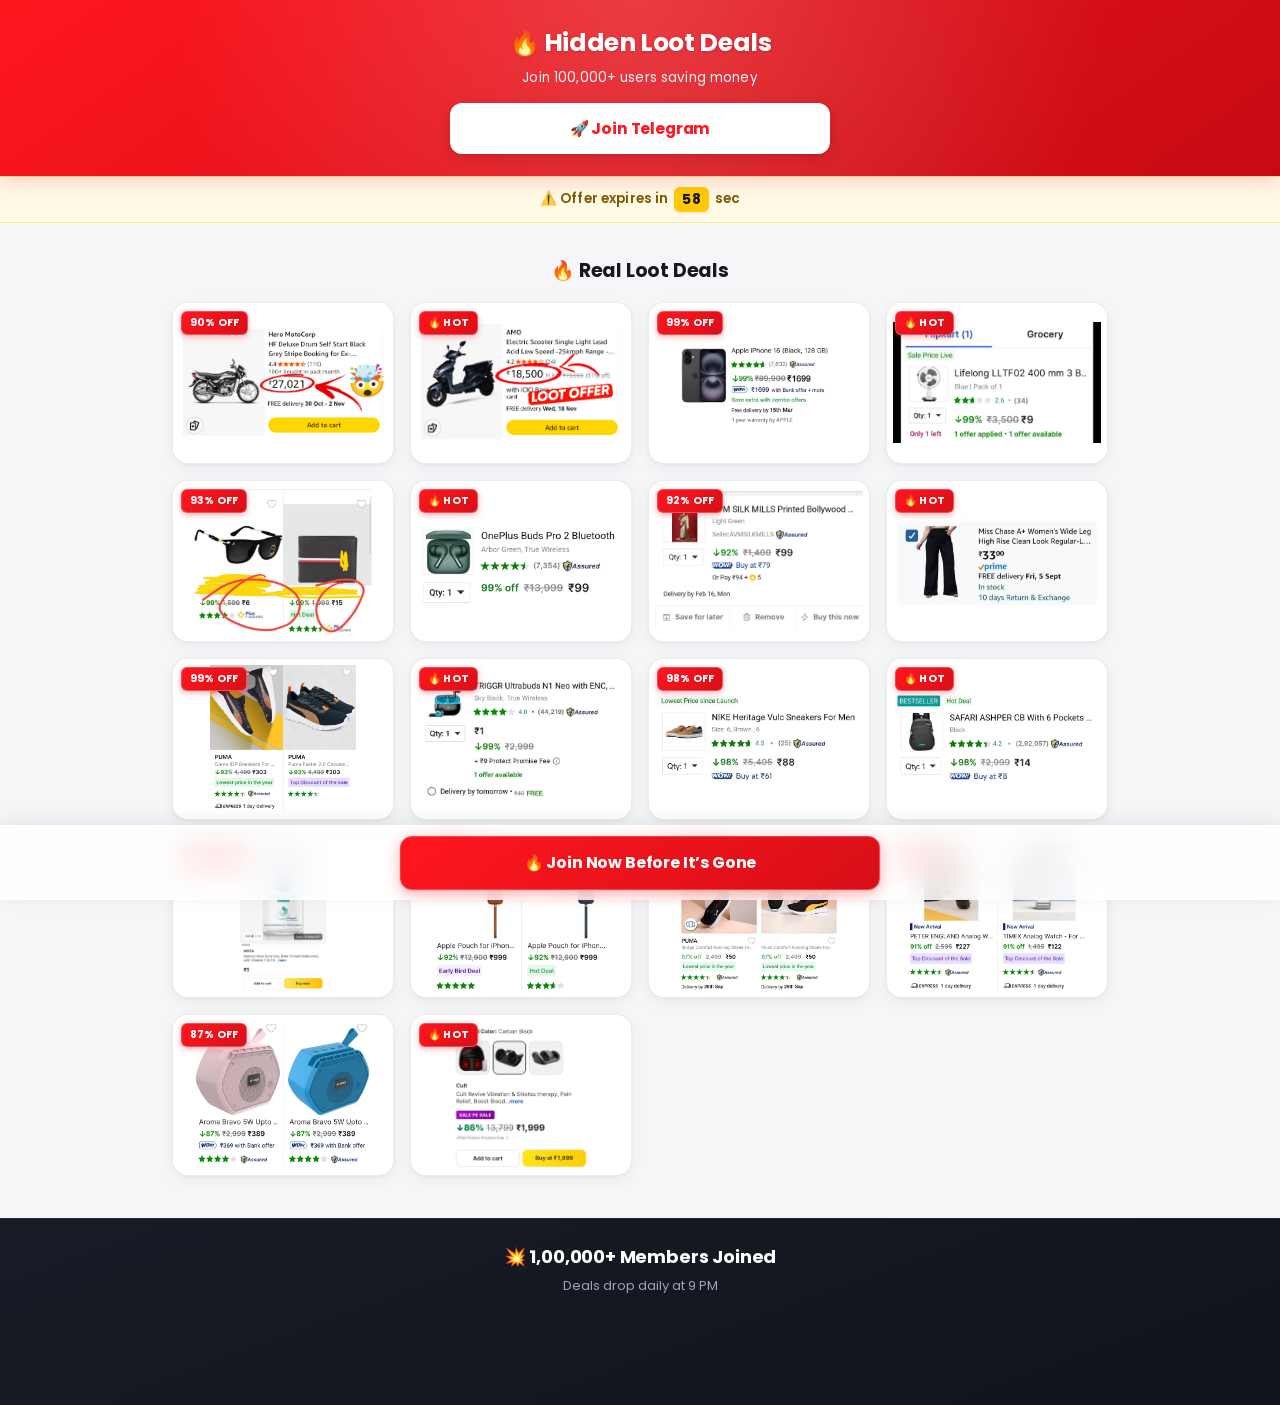
<file: index.html>
<!DOCTYPE html>
<html lang="en">
<head>
<meta charset="UTF-8">
<meta name="viewport" content="width=device-width, initial-scale=1.0">
<title>Lootera Deals</title>

<link href="https://fonts.googleapis.com/css2?family=Poppins:wght@300;500;700&display=swap" rel="stylesheet">

<!-- Meta Pixel Code -->
<script>
!function(f,b,e,v,n,t,s)
{if(f.fbq)return;n=f.fbq=function(){n.callMethod?
n.callMethod.apply(n,arguments):n.queue.push(arguments)};
if(!f._fbq)f._fbq=n;n.push=n;n.loaded=!0;n.version='2.0';
n.queue=[];t=b.createElement(e);t.async=!0;
t.src=v;s=b.getElementsByTagName(e)[0];
s.parentNode.insertBefore(t,s)}(window, document,'script',
'https://connect.facebook.net/en_US/fbevents.js');
fbq('init', '1290712092191731');
fbq('track', 'PageView');
</script>
<noscript>
<img height="1" width="1" style="display:none"
src="https://www.facebook.com/tr?id=1290712092191731&ev=PageView&noscript=1"
alt=""/>
</noscript>
<!-- End Meta Pixel Code -->

<link rel="stylesheet" href="styles.css">
</head>

<body>

<div class="hero">
    <h1>🔥 Hidden Loot Deals</h1>
    <p>Join 100,000+ users saving money</p>

    <a href="https://t.me/+rZI12aQIYr81Njhl" target="_blank" rel="noopener noreferrer" class="btn telegram-link" data-source="hero_button">
        🚀 Join Telegram
    </a>
</div>

<div class="timer">
    ⚠️ Offer expires in <span id="countdown">60</span> sec
</div>

<div class="deal-section">
    <h2 class="deal-title">🔥 Real Loot Deals</h2>

    <div class="grid">
        <div class="card"><span class="tag">90% OFF</span><img src="assets/offer1_new.jpeg" alt="Loot Deal 1"></div>
        <div class="card"><span class="tag">🔥 HOT</span><img src="assets/offer2_new.jpeg" alt="Loot Deal 2"></div>
        <div class="card"><span class="tag">99% OFF</span><img src="assets/offer3_new.jpeg" alt="Loot Deal 3"></div>
        <div class="card"><span class="tag">🔥 HOT</span><img src="assets/offer4.jpeg" alt="Loot Deal 4"></div>
        <div class="card"><span class="tag">93% OFF</span><img src="assets/offer5.jpeg" alt="Loot Deal 5"></div>
        <div class="card"><span class="tag">🔥 HOT</span><img src="assets/offer6_new.jpeg" alt="Loot Deal 6"></div>
        <div class="card"><span class="tag">92% OFF</span><img src="assets/offer7.jpeg" alt="Loot Deal 7"></div>
        <div class="card"><span class="tag">🔥 HOT</span><img src="assets/offer8.jpeg" alt="Loot Deal 8"></div>
        <div class="card"><span class="tag">99% OFF</span><img src="assets/offer9.jpeg" alt="Loot Deal 9"></div>
        <div class="card"><span class="tag">🔥 HOT</span><img src="assets/offer10.jpeg" alt="Loot Deal 10"></div>
        <div class="card"><span class="tag">98% OFF</span><img src="assets/offer11.jpeg" alt="Loot Deal 11"></div>
        <div class="card"><span class="tag">🔥 HOT</span><img src="assets/offer12.jpeg" alt="Loot Deal 12"></div>
        <div class="card"><span class="tag">99% OFF</span><img src="assets/offer13.jpeg" alt="Loot Deal 13"></div>
        <div class="card"><span class="tag">🔥 HOT</span><img src="assets/offer14.jpeg" alt="Loot Deal 14"></div>
        <div class="card"><span class="tag">97% OFF</span><img src="assets/offer15.jpeg" alt="Loot Deal 15"></div>
        <div class="card"><span class="tag">🔥 HOT</span><img src="assets/offer16.jpeg" alt="Loot Deal 16"></div>
        <div class="card"><span class="tag">87% OFF</span><img src="assets/offer17.jpeg" alt="Loot Deal 17"></div>
        <div class="card"><span class="tag">🔥 HOT</span><img src="assets/offer18.jpeg" alt="Loot Deal 18"></div>
    </div>
</div>

<div class="social">
    <h2>💥 1,00,000+ Members Joined</h2>
    <p>Deals drop daily at 9 PM</p>
</div>

<div class="sticky-btn">
    <a href="https://t.me/+rZI12aQIYr81Njhl" target="_blank" rel="noopener noreferrer" class="telegram-link" data-source="sticky_button">
        🔥 Join Now Before It’s Gone
    </a>
</div>

<div id="notification" class="notification"></div>

<script>
const TELEGRAM_URL = "https://t.me/+rZI12aQIYr81Njhl";
let alreadyRedirecting = false;

function safeFbqTrack(type, eventName, data = {}) {
    if (typeof fbq === "function") {
        try {
            fbq(type, eventName, data);
        } catch (e) {
            console.warn("Meta Pixel tracking notice:", e);
        }
    }
}

/*
IMPORTANT:
Lead + TelegramClick fire ONLY on real CTA button clicks.
*/
function trackLeadAndRedirect(source = "cta_button") {
    if (alreadyRedirecting) return;
    alreadyRedirecting = true;

    try {
        safeFbqTrack('track', 'Lead', {
            content_name: 'Telegram Join',
            content_category: 'Lootera Deals',
            source: source
        });

        safeFbqTrack('trackCustom', 'TelegramClick', {
            button_source: source
        });
    } catch (e) {
        console.warn("Tracking notice:", e);
    }

    setTimeout(() => {
        window.location.href = TELEGRAM_URL;
    }, 400);
}

/*
Auto redirect / global touch redirect should NOT count as Lead.
These are tracked separately only for analysis.
*/
function passiveRedirect(source = "passive_redirect") {
    if (alreadyRedirecting) return;
    alreadyRedirecting = true;

    try {
        safeFbqTrack('trackCustom', 'PassiveTelegramRedirect', {
            redirect_source: source,
            content_category: 'Lootera Deals'
        });
    } catch (e) {
        console.warn("Tracking notice:", e);
    }

    setTimeout(() => {
        window.location.href = TELEGRAM_URL;
    }, 250);
}

// TIMER
let time = 60;
setInterval(() => {
    if (time > 0) {
        time--;
        document.getElementById("countdown").innerText = time;
    }
}, 1000);

// FAKE NOTIFICATIONS
const names = ["Rohit", "Aman", "Priya", "Neha", "Rahul"];
const cities = ["Delhi", "Mumbai", "Pune", "Bangalore"];

function showNotification() {
    let name = names[Math.floor(Math.random() * names.length)];
    let city = cities[Math.floor(Math.random() * cities.length)];
    let n = document.getElementById("notification");

    n.innerText = `${name} from ${city} just joined 🎉`;
    n.style.display = "block";

    setTimeout(() => {
        n.style.display = "none";
    }, 4000);
}

setInterval(showNotification, 5000);

// CTA BUTTON TRACKING - ONLY THIS FIRES LEAD
document.querySelectorAll(".telegram-link").forEach(button => {
    button.addEventListener("click", function(e) {
        e.preventDefault();
        trackLeadAndRedirect(this.dataset.source || "cta_button");
    });
});

// AUTO REDIRECT AFTER 15 SEC - NO LEAD EVENT
setTimeout(() => {
    passiveRedirect("auto_redirect_15_sec");
}, 15000);

// GLOBAL TAP REDIRECT - NO LEAD EVENT
let canRedirect = false;

setTimeout(() => {
    canRedirect = true;
}, 2000);

document.addEventListener("click", function(e) {
    if (e.target.closest("a")) return;

    if (canRedirect) {
        passiveRedirect("global_click");
    }
});

document.addEventListener("touchstart", function(e) {
    if (e.target.closest("a")) return;

    if (canRedirect) {
        passiveRedirect("global_touch");
    }
}, { passive: true });

// SCROLL TRACKING
let scrollTracked = false;

window.addEventListener("scroll", function() {
    let scrollPercent =
        ((window.scrollY + window.innerHeight) / document.body.scrollHeight) * 100;

    if (!scrollTracked && scrollPercent > 40) {
        scrollTracked = true;

        safeFbqTrack('track', 'ViewContent', {
            content_name: 'Scrolled 40%',
            content_category: 'Lootera Deals'
        });
    }
});
</script>

</body>
</html>
</file>
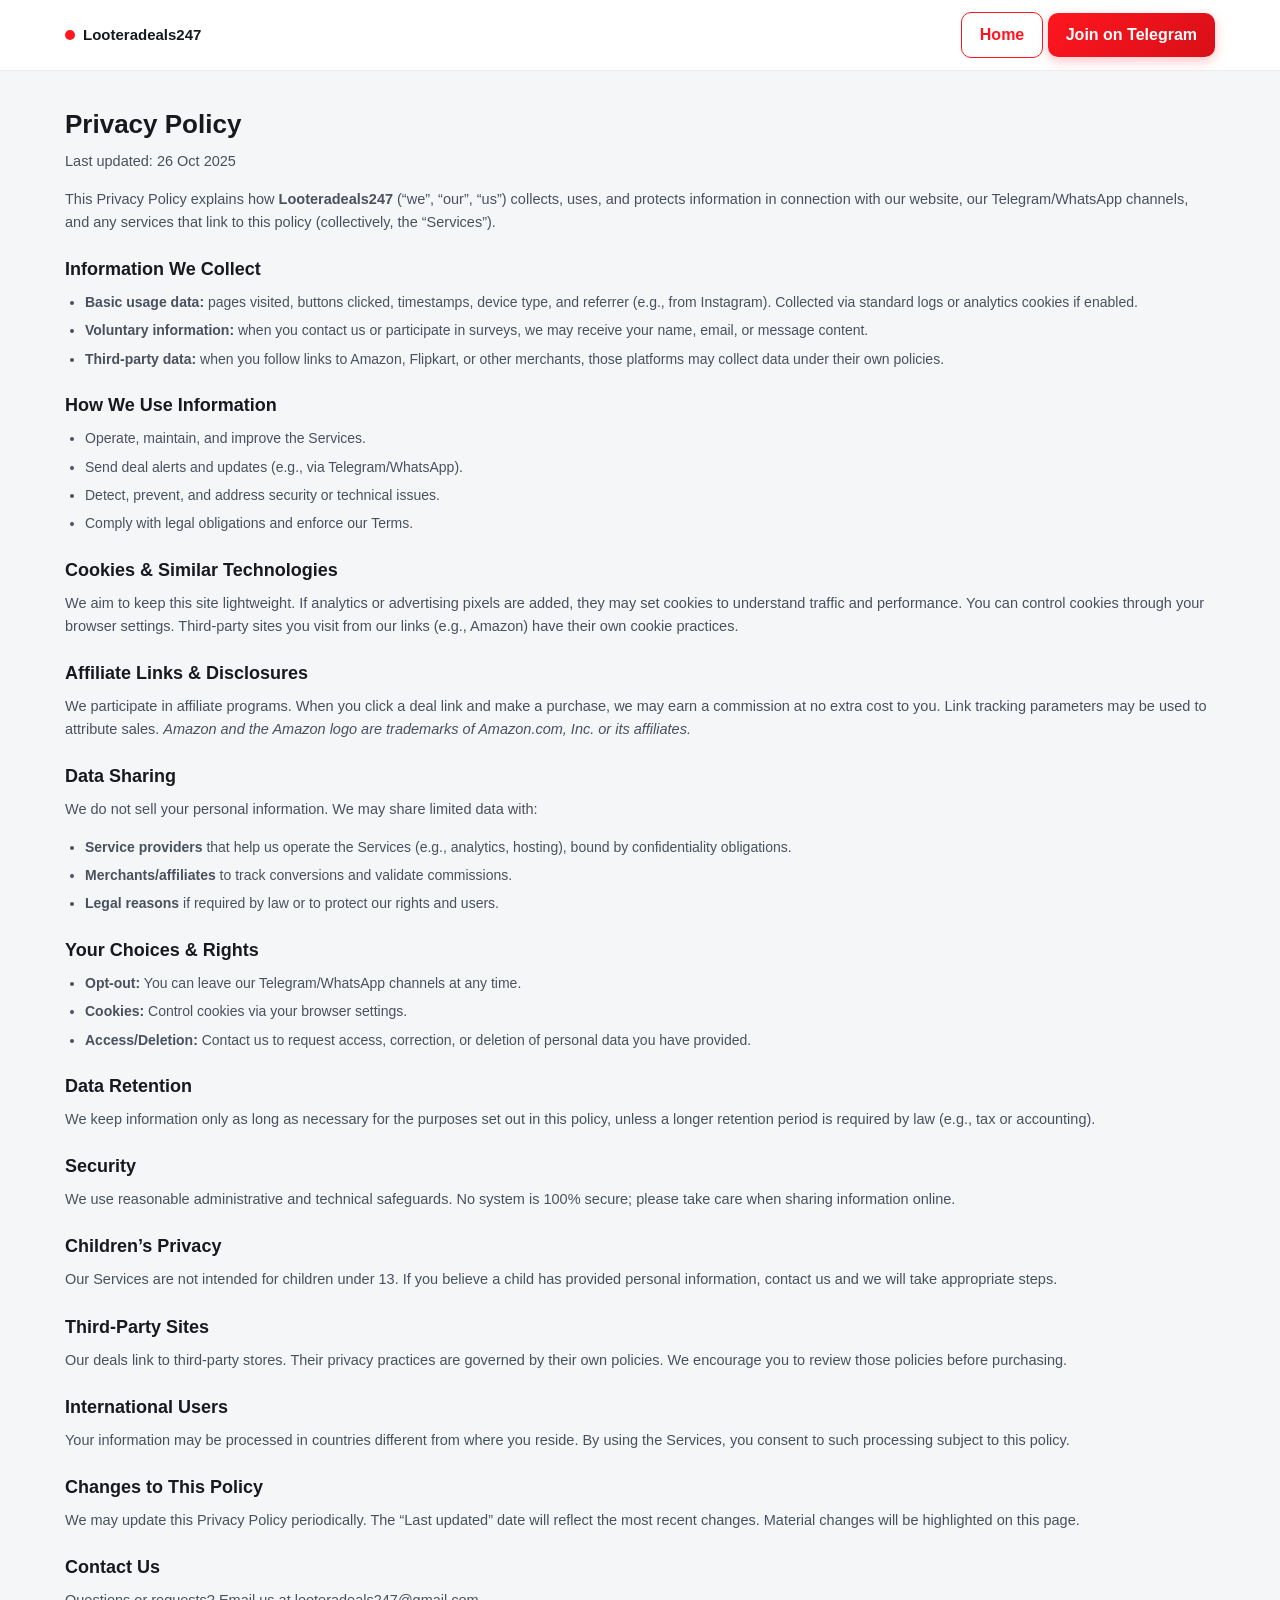
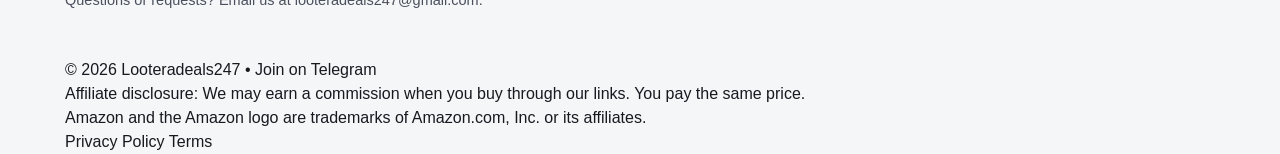
<file: privacy.html>
<!doctype html>
<html lang="en">
<head>
  <meta charset="utf-8">
  <meta name="viewport" content="width=device-width, initial-scale=1">
  <title>Privacy Policy • Looteradeals247</title>
  <meta name="description" content="Privacy Policy for Looteradeals247. Learn what we collect, how we use it, and your choices.">
  <link rel="icon" href="assets/favicon.svg" type="image/svg+xml">
  <link rel="preconnect" href="https://fonts.googleapis.com">
  <link rel="preconnect" href="https://fonts.gstatic.com" crossorigin>
  <link href="https://fonts.googleapis.com/css2?family=Inter:wght@400;600;700;800&display=swap" rel="stylesheet">
  <!-- Meta Pixel Code -->
  <script>
  !function(f,b,e,v,n,t,s)
  {if(f.fbq)return;n=f.fbq=function(){n.callMethod?
  n.callMethod.apply(n,arguments):n.queue.push(arguments)};
  if(!f._fbq)f._fbq=n;n.push=n;n.loaded=!0;n.version='2.0';
  n.queue=[];t=b.createElement(e);t.async=!0;
  t.src=v;s=b.getElementsByTagName(e)[0];
  s.parentNode.insertBefore(t,s)}(window, document,'script',
  'https://connect.facebook.net/en_US/fbevents.js');
  fbq('init', '1290712092191731');
  fbq('track', 'PageView');
  </script>
  <noscript>
  <img height="1" width="1" style="display:none"
  src="https://www.facebook.com/tr?id=1290712092191731&ev=PageView&noscript=1"
  alt=""/>
  </noscript>
  <!-- End Meta Pixel Code -->

  <link rel="stylesheet" href="styles.css">
</head>
<body>
  <!-- Topbar -->
  <header class="topbar">
    <div class="wrap">
      <div class="brand">
        <span class="logo-dot"></span>
        <a class="brand-name" href="index.html">Looteradeals247</a>
      </div>
      <div>
        <a class="btn ghost" href="index.html">Home</a>
        <a class="btn primary cta" href="https://t.me/+rZI12aQIYr81Njhl" target="_blank" rel="noopener noreferrer">Join on Telegram</a>
      </div>
    </div>
  </header>

  <main class="wrap" style="padding:1.4rem 0 2rem">
    <h1>Privacy Policy</h1>
    <p class="micro">Last updated: 26 Oct 2025</p>

    <p>
      This Privacy Policy explains how <strong>Looteradeals247</strong> (“we”, “our”, “us”) collects,
      uses, and protects information in connection with our website, our Telegram/WhatsApp channels,
      and any services that link to this policy (collectively, the “Services”).
    </p>

    <h2>Information We Collect</h2>
    <ul>
      <li><strong>Basic usage data:</strong> pages visited, buttons clicked, timestamps, device type, and referrer (e.g., from Instagram). Collected via standard logs or analytics cookies if enabled.</li>
      <li><strong>Voluntary information:</strong> when you contact us or participate in surveys, we may receive your name, email, or message content.</li>
      <li><strong>Third-party data:</strong> when you follow links to Amazon, Flipkart, or other merchants, those platforms may collect data under their own policies.</li>
    </ul>

    <h2>How We Use Information</h2>
    <ul>
      <li>Operate, maintain, and improve the Services.</li>
      <li>Send deal alerts and updates (e.g., via Telegram/WhatsApp).</li>
      <li>Detect, prevent, and address security or technical issues.</li>
      <li>Comply with legal obligations and enforce our Terms.</li>
    </ul>

    <h2>Cookies & Similar Technologies</h2>
    <p>
      We aim to keep this site lightweight. If analytics or advertising pixels are added,
      they may set cookies to understand traffic and performance. You can control cookies
      through your browser settings. Third-party sites you visit from our links (e.g., Amazon)
      have their own cookie practices.
    </p>

    <h2>Affiliate Links & Disclosures</h2>
    <p>
      We participate in affiliate programs. When you click a deal link and make a purchase,
      we may earn a commission at no extra cost to you. Link tracking parameters may be used
      to attribute sales. <em>Amazon and the Amazon logo are trademarks of Amazon.com, Inc. or its affiliates.</em>
    </p>

    <h2>Data Sharing</h2>
    <p>
      We do not sell your personal information. We may share limited data with:
    </p>
    <ul>
      <li><strong>Service providers</strong> that help us operate the Services (e.g., analytics, hosting), bound by confidentiality obligations.</li>
      <li><strong>Merchants/affiliates</strong> to track conversions and validate commissions.</li>
      <li><strong>Legal reasons</strong> if required by law or to protect our rights and users.</li>
    </ul>

    <h2>Your Choices & Rights</h2>
    <ul>
      <li><strong>Opt-out:</strong> You can leave our Telegram/WhatsApp channels at any time.</li>
      <li><strong>Cookies:</strong> Control cookies via your browser settings.</li>
      <li><strong>Access/Deletion:</strong> Contact us to request access, correction, or deletion of personal data you have provided.</li>
    </ul>

    <h2>Data Retention</h2>
    <p>
      We keep information only as long as necessary for the purposes set out in this policy,
      unless a longer retention period is required by law (e.g., tax or accounting).
    </p>

    <h2>Security</h2>
    <p>
      We use reasonable administrative and technical safeguards. No system is 100% secure; please
      take care when sharing information online.
    </p>

    <h2>Children’s Privacy</h2>
    <p>
      Our Services are not intended for children under 13. If you believe a child has provided
      personal information, contact us and we will take appropriate steps.
    </p>

    <h2>Third-Party Sites</h2>
    <p>
      Our deals link to third-party stores. Their privacy practices are governed by their own policies.
      We encourage you to review those policies before purchasing.
    </p>

    <h2>International Users</h2>
    <p>
      Your information may be processed in countries different from where you reside. By using the
      Services, you consent to such processing subject to this policy.
    </p>

    <h2>Changes to This Policy</h2>
    <p>
      We may update this Privacy Policy periodically. The “Last updated” date will reflect the most
      recent changes. Material changes will be highlighted on this page.
    </p>

    <h2>Contact Us</h2>
    <p>
      Questions or requests? Email us at <a href="mailto:looteradeals247@gmail.com">looteradeals247@gmail.com</a>.
    </p>
  </main>

  <footer class="footer">
    <div class="wrap">
      <p>© <span id="year"></span> Looteradeals247 • <a href="https://t.me/+rZI12aQIYr81Njhl" target="_blank" rel="noopener noreferrer">Join on Telegram</a></p>
      <p class="disclosure">Affiliate disclosure: We may earn a commission when you buy through our links. You pay the same price.</p>
      <p class="trademark">Amazon and the Amazon logo are trademarks of Amazon.com, Inc. or its affiliates.</p>
      <nav class="footer-nav">
        <a href="privacy.html" aria-label="Privacy Policy">Privacy Policy</a>
        <a href="terms.html" aria-label="Terms of Use">Terms</a>
      </nav>
    </div>
  </footer>
  <script src="main.js"></script>
</body>
</html>
</file>
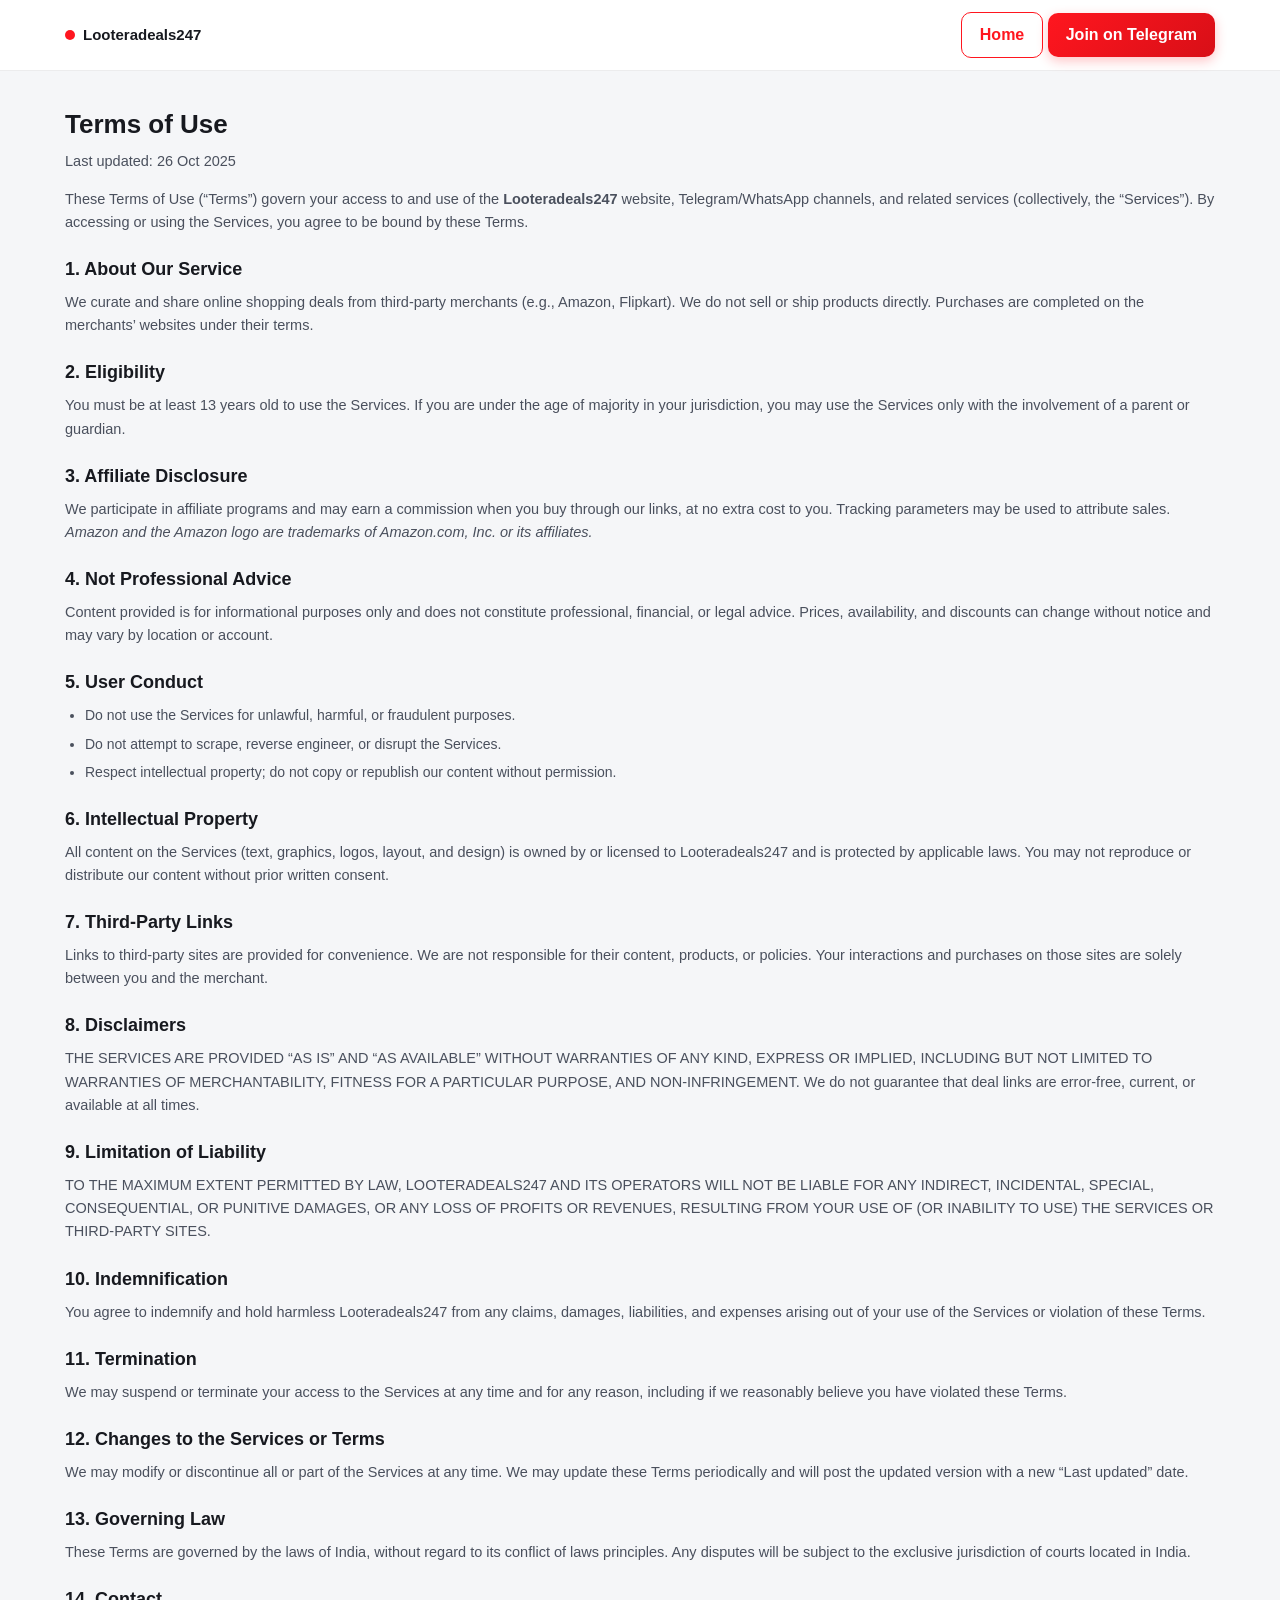
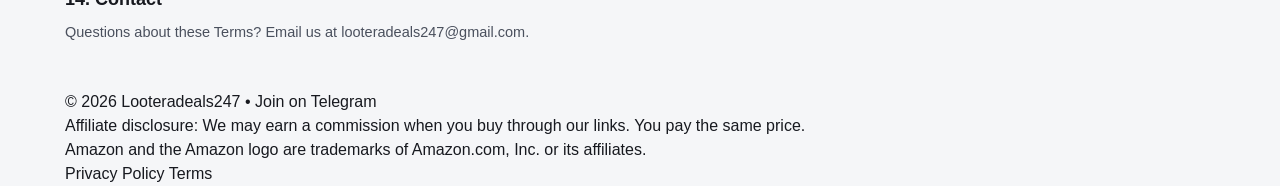
<file: terms.html>
<!doctype html>
<html lang="en">
<head>
  <meta charset="utf-8">
  <meta name="viewport" content="width=device-width, initial-scale=1">
  <title>Terms of Use • Looteradeals247</title>
  <meta name="description" content="Terms of Use for Looteradeals247. Read the rules that govern your use of our website and channels.">
  <link rel="icon" href="assets/favicon.svg" type="image/svg+xml">
  <link rel="preconnect" href="https://fonts.googleapis.com">
  <link rel="preconnect" href="https://fonts.gstatic.com" crossorigin>
  <link href="https://fonts.googleapis.com/css2?family=Inter:wght@400;600;700;800&display=swap" rel="stylesheet">
  <!-- Meta Pixel Code -->
  <script>
  !function(f,b,e,v,n,t,s)
  {if(f.fbq)return;n=f.fbq=function(){n.callMethod?
  n.callMethod.apply(n,arguments):n.queue.push(arguments)};
  if(!f._fbq)f._fbq=n;n.push=n;n.loaded=!0;n.version='2.0';
  n.queue=[];t=b.createElement(e);t.async=!0;
  t.src=v;s=b.getElementsByTagName(e)[0];
  s.parentNode.insertBefore(t,s)}(window, document,'script',
  'https://connect.facebook.net/en_US/fbevents.js');
  fbq('init', '1290712092191731');
  fbq('track', 'PageView');
  </script>
  <noscript>
  <img height="1" width="1" style="display:none"
  src="https://www.facebook.com/tr?id=1290712092191731&ev=PageView&noscript=1"
  alt=""/>
  </noscript>
  <!-- End Meta Pixel Code -->

  <link rel="stylesheet" href="styles.css">
</head>
<body>
  <!-- Topbar -->
  <header class="topbar">
    <div class="wrap">
      <div class="brand">
        <span class="logo-dot"></span>
        <a class="brand-name" href="index.html">Looteradeals247</a>
      </div>
      <div>
        <a class="btn ghost" href="index.html">Home</a>
        <a class="btn primary cta" href="https://t.me/+rZI12aQIYr81Njhl" target="_blank" rel="noopener noreferrer">Join on Telegram</a>
      </div>
    </div>
  </header>

  <main class="wrap" style="padding:1.4rem 0 2rem">
    <h1>Terms of Use</h1>
    <p class="micro">Last updated: 26 Oct 2025</p>

    <p>
      These Terms of Use (“Terms”) govern your access to and use of the <strong>Looteradeals247</strong> website,
      Telegram/WhatsApp channels, and related services (collectively, the “Services”). By accessing or using the
      Services, you agree to be bound by these Terms.
    </p>

    <h2>1. About Our Service</h2>
    <p>
      We curate and share online shopping deals from third-party merchants (e.g., Amazon, Flipkart).
      We do not sell or ship products directly. Purchases are completed on the merchants’ websites under their terms.
    </p>

    <h2>2. Eligibility</h2>
    <p>
      You must be at least 13 years old to use the Services. If you are under the age of majority in your jurisdiction,
      you may use the Services only with the involvement of a parent or guardian.
    </p>

    <h2>3. Affiliate Disclosure</h2>
    <p>
      We participate in affiliate programs and may earn a commission when you buy through our links, at no extra cost to you.
      Tracking parameters may be used to attribute sales. <em>Amazon and the Amazon logo are trademarks of Amazon.com, Inc. or its affiliates.</em>
    </p>

    <h2>4. Not Professional Advice</h2>
    <p>
      Content provided is for informational purposes only and does not constitute professional, financial, or legal advice.
      Prices, availability, and discounts can change without notice and may vary by location or account.
    </p>

    <h2>5. User Conduct</h2>
    <ul>
      <li>Do not use the Services for unlawful, harmful, or fraudulent purposes.</li>
      <li>Do not attempt to scrape, reverse engineer, or disrupt the Services.</li>
      <li>Respect intellectual property; do not copy or republish our content without permission.</li>
    </ul>

    <h2>6. Intellectual Property</h2>
    <p>
      All content on the Services (text, graphics, logos, layout, and design) is owned by or licensed to Looteradeals247
      and is protected by applicable laws. You may not reproduce or distribute our content without prior written consent.
    </p>

    <h2>7. Third-Party Links</h2>
    <p>
      Links to third-party sites are provided for convenience. We are not responsible for their content, products, or policies.
      Your interactions and purchases on those sites are solely between you and the merchant.
    </p>

    <h2>8. Disclaimers</h2>
    <p>
      THE SERVICES ARE PROVIDED “AS IS” AND “AS AVAILABLE” WITHOUT WARRANTIES OF ANY KIND, EXPRESS OR IMPLIED,
      INCLUDING BUT NOT LIMITED TO WARRANTIES OF MERCHANTABILITY, FITNESS FOR A PARTICULAR PURPOSE, AND NON-INFRINGEMENT.
      We do not guarantee that deal links are error-free, current, or available at all times.
    </p>

    <h2>9. Limitation of Liability</h2>
    <p>
      TO THE MAXIMUM EXTENT PERMITTED BY LAW, LOOTERADEALS247 AND ITS OPERATORS WILL NOT BE LIABLE FOR ANY INDIRECT,
      INCIDENTAL, SPECIAL, CONSEQUENTIAL, OR PUNITIVE DAMAGES, OR ANY LOSS OF PROFITS OR REVENUES, RESULTING FROM YOUR
      USE OF (OR INABILITY TO USE) THE SERVICES OR THIRD-PARTY SITES.
    </p>

    <h2>10. Indemnification</h2>
    <p>
      You agree to indemnify and hold harmless Looteradeals247 from any claims, damages, liabilities, and expenses
      arising out of your use of the Services or violation of these Terms.
    </p>

    <h2>11. Termination</h2>
    <p>
      We may suspend or terminate your access to the Services at any time and for any reason, including if we reasonably
      believe you have violated these Terms.
    </p>

    <h2>12. Changes to the Services or Terms</h2>
    <p>
      We may modify or discontinue all or part of the Services at any time. We may update these Terms periodically and
      will post the updated version with a new “Last updated” date.
    </p>

    <h2>13. Governing Law</h2>
    <p>
      These Terms are governed by the laws of India, without regard to its conflict of laws principles. Any disputes
      will be subject to the exclusive jurisdiction of courts located in India.
    </p>

    <h2>14. Contact</h2>
    <p>
      Questions about these Terms? Email us at <a href="mailto:looteradeals247@gmail.com">looteradeals247@gmail.com</a>.
    </p>
  </main>

  <footer class="footer">
    <div class="wrap">
      <p>© <span id="year"></span> Looteradeals247 • <a href="https://t.me/+rZI12aQIYr81Njhl" target="_blank" rel="noopener noreferrer">Join on Telegram</a></p>
      <p class="disclosure">Affiliate disclosure: We may earn a commission when you buy through our links. You pay the same price.</p>
      <p class="trademark">Amazon and the Amazon logo are trademarks of Amazon.com, Inc. or its affiliates.</p>
      <nav class="footer-nav">
        <a href="privacy.html" aria-label="Privacy Policy">Privacy Policy</a>
        <a href="terms.html" aria-label="Terms of Use">Terms</a>
      </nav>
    </div>
  </footer>
  <script src="main.js"></script>
</body>
</html>
</file>
<file: styles.css>
/* ==========================================================================
   LOOT DEALS — PREMIUM MODERN DESIGN SYSTEM (PHASE 2 FINAL POLISH)
   Subtle-Glassmorphism, High-End Card Surfaces & Refined Visual Hierarchy
   ========================================================================== */

:root {
  /* Brand Palette */
  --brand-red: #FF161F;
  --brand-red-light: #FF3B45;
  --brand-red-dark: #D80F17;
  --brand-red-tint: rgba(255, 22, 31, 0.08);

  /* Deal Accent */
  --deal-yellow: #FFCA05;
  --deal-yellow-light: #FFE066;
  --deal-yellow-bg: #FFF9E6;
  --deal-yellow-border: rgba(255, 202, 5, 0.4);

  /* Backgrounds & Surfaces */
  --page-background: #F5F6F8;
  --card-background: #FFFFFF;
  --surface-alt: #F9FAFB;

  /* Typography */
  --text-primary: #17191F;
  --text-secondary: #656B75;
  --text-muted: #8E95A2;
  --text-inverse: #FFFFFF;

  /* Borders & Dividers */
  --border-subtle: rgba(20, 24, 35, 0.08);
  --border-hover: rgba(255, 22, 31, 0.22);
  --border-glass: rgba(255, 255, 255, 0.65);

  /* Glassmorphism Tokens */
  --glass-background: rgba(255, 255, 255, 0.84);
  --glass-blur: 16px;

  /* Shadows */
  --shadow-card: 0 4px 16px rgba(15, 23, 42, 0.05), 0 1px 3px rgba(15, 23, 42, 0.04);
  --shadow-card-hover: 0 12px 28px -4px rgba(224, 12, 21, 0.09), 0 6px 16px -2px rgba(15, 23, 42, 0.06);
  --shadow-btn: 0 4px 14px rgba(255, 22, 31, 0.25), 0 1px 2px rgba(0, 0, 0, 0.08);
  --shadow-sticky: 0 -4px 20px rgba(15, 23, 42, 0.07);

  /* Radii */
  --radius-sm: 6px;
  --radius-md: 10px;
  --radius-card: 16px;
  --radius-btn: 12px;
  --radius-pill: 9999px;

  /* Transitions */
  --transition-fast: 0.15s ease;
  --transition-smooth: 0.22s cubic-bezier(0.16, 1, 0.3, 1);
}

/* ===== RESET & GLOBAL FOUNDATION ===== */
*, *::before, *::after {
  box-sizing: border-box;
  margin: 0;
  padding: 0;
}

html {
  -webkit-text-size-adjust: 100%;
  scroll-behavior: smooth;
  overflow-x: hidden;
}

body {
  font-family: 'Poppins', -apple-system, BlinkMacSystemFont, 'Segoe UI', Roboto, sans-serif;
  background-color: var(--page-background);
  color: var(--text-primary);
  line-height: 1.5;
  -webkit-font-smoothing: antialiased;
  -moz-osx-font-smoothing: grayscale;
  min-height: 100vh;
  display: flex;
  flex-direction: column;
  overflow-x: hidden;
}

a {
  text-decoration: none;
  color: inherit;
  transition: color var(--transition-fast);
}

a:focus-visible, button:focus-visible {
  outline: 2px solid var(--brand-red);
  outline-offset: 3px;
}

img {
  max-width: 100%;
  display: block;
}

/* ==========================================================================
   HOMEPAGE COMPONENTS (index.html)
   ========================================================================== */

/* ===== HERO & BRAND HEADER ===== */
.hero {
  padding: 24px 16px 22px;
  text-align: center;
  background: 
    radial-gradient(circle at 50% 0%, rgba(255, 255, 255, 0.18) 0%, transparent 70%),
    linear-gradient(145deg, var(--brand-red) 0%, var(--brand-red-dark) 65%, #C70A12 100%);
  color: var(--text-inverse);
  position: relative;
  overflow: hidden;
  box-shadow: 0 4px 20px rgba(216, 15, 23, 0.2);
}

.hero h1 {
  font-size: 22px;
  font-weight: 700;
  margin: 0 0 6px;
  letter-spacing: -0.015em;
  text-shadow: 0 1px 3px rgba(0, 0, 0, 0.15);
  word-break: break-word;
}

.hero p {
  font-size: 13.5px;
  margin: 0 0 15px;
  opacity: 0.95;
  font-weight: 400;
  letter-spacing: 0.01em;
}

/* Hero Telegram CTA button */
.hero .btn {
  display: inline-flex;
  align-items: center;
  justify-content: center;
  gap: 8px;
  width: 90%;
  max-width: 380px;
  padding: 13px 20px;
  background: #FFFFFF;
  color: var(--brand-red);
  font-weight: 700;
  font-size: 15.5px;
  letter-spacing: -0.01em;
  border-radius: var(--radius-btn);
  text-decoration: none;
  box-shadow: 0 4px 14px rgba(0, 0, 0, 0.12), 0 1px 3px rgba(0, 0, 0, 0.06);
  border: 1px solid rgba(255, 255, 255, 0.85);
  transition: all var(--transition-smooth);
}

.hero .btn:hover {
  transform: translateY(-1.5px);
  background: #FAFAFA;
  box-shadow: 0 6px 20px rgba(0, 0, 0, 0.16);
}

.hero .btn:active {
  transform: translateY(0.5px);
  box-shadow: 0 2px 8px rgba(0, 0, 0, 0.1);
}

.hero .btn:focus-visible {
  outline: 2px solid #FFFFFF;
  outline-offset: 3px;
}

/* ===== COUNTDOWN BANNER ===== */
.timer {
  background: var(--deal-yellow-bg);
  border-top: 1px solid var(--deal-yellow-border);
  border-bottom: 1px solid var(--deal-yellow-border);
  color: #7A5B00;
  text-align: center;
  padding: 10px 14px;
  font-size: 13.5px;
  font-weight: 600;
  letter-spacing: 0.01em;
  display: flex;
  align-items: center;
  justify-content: center;
  gap: 6px;
  box-shadow: inset 0 1px 0 rgba(255, 255, 255, 0.8);
}

#countdown {
  background: var(--deal-yellow);
  color: var(--text-primary);
  padding: 2px 8px;
  border-radius: 6px;
  font-weight: 700;
  font-size: 14px;
  font-variant-numeric: tabular-nums;
  box-shadow: 0 1px 3px rgba(0, 0, 0, 0.08);
  display: inline-block;
  min-width: 22px;
  text-align: center;
}

/* ===== REAL LOOT DEALS SECTION ===== */
.deal-section {
  padding: 20px 12px 28px;
  width: 100%;
  max-width: 600px;
  margin: 0 auto;
  box-sizing: border-box;
}

.deal-title {
  text-align: center;
  font-size: 19px;
  font-weight: 700;
  color: var(--text-primary);
  margin: 4px 0 16px;
  letter-spacing: -0.01em;
  display: flex;
  align-items: center;
  justify-content: center;
  gap: 8px;
}

/* ===== OFFER CARDS GRID ===== */
.grid {
  display: grid;
  grid-template-columns: repeat(2, minmax(0, 1fr));
  gap: 11px;
}

/* Offer Card */
.card {
  background: var(--card-background);
  border-radius: var(--radius-card);
  border: 1px solid var(--border-subtle);
  overflow: hidden;
  position: relative;
  box-shadow: var(--shadow-card);
  min-width: 0;
  transition: transform var(--transition-smooth), box-shadow var(--transition-smooth), border-color var(--transition-smooth);
}

@media (hover: hover) {
  .card:hover {
    transform: translateY(-3px);
    box-shadow: var(--shadow-card-hover);
    border-color: var(--border-hover);
  }
}

.card img {
  width: 100%;
  height: 152px;
  object-fit: contain;
  background: #FFFFFF;
  display: block;
  padding: 6px;
  box-sizing: border-box;
  transition: transform var(--transition-smooth);
}

@media (hover: hover) {
  .card:hover img {
    transform: scale(1.02);
  }
}

/* Offer Badges (90% OFF, 🔥 HOT, etc.) */
.tag {
  position: absolute;
  top: 8px;
  left: 8px;
  background: linear-gradient(135deg, var(--brand-red) 0%, var(--brand-red-dark) 100%);
  color: #FFFFFF;
  font-size: 10.5px;
  font-weight: 700;
  letter-spacing: 0.02em;
  padding: 3.5px 8px;
  border-radius: var(--radius-sm);
  box-shadow: 0 2px 6px rgba(255, 22, 31, 0.32);
  border: 1px solid rgba(255, 255, 255, 0.25);
  z-index: 2;
  display: inline-flex;
  align-items: center;
  justify-content: center;
}

/* ===== SOCIAL PROOF SECTION ===== */
.social {
  text-align: center;
  padding: 24px 16px 110px;
  background: linear-gradient(160deg, #181C26 0%, #10131A 100%);
  color: #FFFFFF;
  border-top: 1px solid rgba(255, 255, 255, 0.08);
  position: relative;
  margin-top: auto;
}

.social h2 {
  font-size: 18px;
  font-weight: 700;
  margin: 0 0 6px;
  letter-spacing: -0.01em;
}

.social p {
  font-size: 13px;
  margin: 0;
  color: #9CA3B5;
  font-weight: 400;
}

/* ===== STICKY BOTTOM CTA ===== */
.sticky-btn {
  position: fixed;
  bottom: 0;
  left: 0;
  right: 0;
  width: 100%;
  background: #FFFFFF; /* Fallback for browsers without backdrop-filter */
  border-top: 1px solid rgba(20, 24, 35, 0.08);
  padding: 10px 16px calc(10px + env(safe-area-inset-bottom, 0px));
  box-shadow: var(--shadow-sticky);
  box-sizing: border-box;
  z-index: 999;
  display: flex;
  justify-content: center;
}

@supports (backdrop-filter: blur(1px)) or (-webkit-backdrop-filter: blur(1px)) {
  .sticky-btn {
    background: var(--glass-background);
    backdrop-filter: blur(var(--glass-blur));
    -webkit-backdrop-filter: blur(var(--glass-blur));
    border-top: 1px solid var(--border-glass);
  }
}

.sticky-btn a {
  display: block;
  width: 100%;
  max-width: 480px;
  background: linear-gradient(145deg, var(--brand-red) 0%, var(--brand-red-dark) 100%);
  color: #FFFFFF;
  text-align: center;
  padding: 14px 20px;
  border-radius: var(--radius-btn);
  text-decoration: none;
  font-weight: 700;
  font-size: 16px;
  letter-spacing: -0.01em;
  box-shadow: 0 4px 14px rgba(255, 22, 31, 0.35), 0 1px 2px rgba(0, 0, 0, 0.1);
  transition: all var(--transition-smooth);
  border: 1px solid rgba(255, 255, 255, 0.22);
}

.sticky-btn a:hover {
  transform: translateY(-1.5px);
  box-shadow: 0 6px 20px rgba(255, 22, 31, 0.45);
  background: linear-gradient(145deg, var(--brand-red-light) 0%, var(--brand-red) 100%);
}

.sticky-btn a:active {
  transform: translateY(0.5px);
  box-shadow: 0 2px 8px rgba(255, 22, 31, 0.3);
}

.sticky-btn a:focus-visible {
  outline: 2px solid var(--brand-red);
  outline-offset: 3px;
}

/* ===== TOAST NOTIFICATION ===== */
.notification {
  position: fixed;
  bottom: 84px;
  left: 14px;
  background: #FFFFFF; /* Fallback */
  border: 1px solid rgba(20, 24, 35, 0.1);
  padding: 9px 14px;
  border-radius: 12px;
  box-shadow: 0 8px 24px rgba(15, 23, 42, 0.12), 0 2px 6px rgba(15, 23, 42, 0.06);
  font-size: 12.5px;
  font-weight: 600;
  color: var(--text-primary);
  z-index: 1000;
  display: none;
}

@supports (backdrop-filter: blur(1px)) or (-webkit-backdrop-filter: blur(1px)) {
  .notification {
    background: rgba(255, 255, 255, 0.94);
    backdrop-filter: blur(14px);
    -webkit-backdrop-filter: blur(14px);
    border: 1px solid rgba(255, 255, 255, 0.85);
  }
}

/* ===== RESPONSIVE BREAKPOINTS ===== */

/* Tablet (e.g. 768px - 1023px) */
@media (min-width: 768px) {
  .deal-section {
    max-width: 820px;
    padding: 26px 18px 36px;
  }
  .grid {
    grid-template-columns: repeat(3, minmax(0, 1fr));
    gap: 15px;
  }
  .card img {
    height: 165px;
  }
  .hero h1 {
    font-size: 25px;
  }
}

/* Desktop (1024px and wider) */
@media (min-width: 1024px) {
  .deal-section {
    max-width: 980px;
    padding: 30px 22px 42px;
  }
  .grid {
    grid-template-columns: repeat(4, minmax(0, 1fr));
    gap: 16px;
  }
  .card img {
    height: 160px;
  }
}

/* Small mobile (e.g. 360px - 380px) */
@media (max-width: 380px) {
  .hero {
    padding: 20px 12px 18px;
  }
  .hero h1 {
    font-size: 19px;
  }
  .hero p {
    font-size: 13px;
    margin-bottom: 12px;
  }
  .timer {
    font-size: 13px;
    padding: 8px 10px;
  }
  .deal-section {
    padding: 16px 9px 22px;
  }
  .grid {
    gap: 8px;
  }
  .card img {
    height: 140px;
    padding: 4px;
  }
  .tag {
    font-size: 9.5px;
    padding: 3px 6px;
    top: 6px;
    left: 6px;
  }
  .sticky-btn a {
    padding: 12px 16px;
    font-size: 15px;
  }
}

/* Accessibility: Reduced Motion */
@media (prefers-reduced-motion: reduce) {
  *, *::before, *::after {
    animation-duration: 0.01ms !important;
    animation-iteration-count: 1 !important;
    transition-duration: 0.01ms !important;
    scroll-behavior: auto !important;
  }
}

/* ==========================================================================
   SUPPORT FOR LEGAL PAGES (terms.html, privacy.html)
   ========================================================================== */
.wrap {
  width: 92%;
  max-width: 1150px;
  margin: auto;
}

.center {
  text-align: center;
}

.topbar {
  background: #FFFFFF;
  border-bottom: 1px solid var(--border-subtle);
  position: sticky;
  top: 0;
  z-index: 100;
}

.topbar .wrap {
  display: flex;
  justify-content: space-between;
  align-items: center;
  padding: 12px 0;
}

.brand {
  display: flex;
  align-items: center;
  gap: 8px;
}

.logo-dot {
  width: 10px;
  height: 10px;
  background: var(--brand-red);
  border-radius: 50%;
}

.brand-name {
  font-weight: 700;
  font-size: 15px;
}

.btn.primary {
  background: linear-gradient(135deg, var(--brand-red), var(--brand-red-dark));
  color: #FFFFFF;
  box-shadow: 0 4px 12px rgba(255, 22, 31, 0.25);
  border-radius: 10px;
  padding: 10px 18px;
  font-weight: 600;
  cursor: pointer;
  display: inline-block;
}

.btn.primary:hover {
  transform: translateY(-1px);
}

.btn.ghost {
  border: 1px solid var(--brand-red);
  color: var(--brand-red);
  border-radius: 10px;
  padding: 10px 18px;
  font-weight: 600;
  cursor: pointer;
  display: inline-block;
}

.btn.ghost:hover {
  background: var(--brand-red);
  color: #FFFFFF;
}

.micro {
  font-size: 12px;
  color: var(--text-muted);
  margin-bottom: 16px;
}

/* Legal Pages Content Formatting */
main.wrap h1 {
  font-size: 26px;
  font-weight: 700;
  margin: 12px 0 6px;
  color: var(--text-primary);
}

main.wrap h2 {
  font-size: 18px;
  font-weight: 700;
  margin: 22px 0 8px;
  color: var(--text-primary);
}

main.wrap p {
  font-size: 14.5px;
  line-height: 1.6;
  color: #4A505D;
  margin-bottom: 14px;
}

main.wrap ul {
  margin: 8px 0 16px 20px;
  color: #4A505D;
  font-size: 14px;
  line-height: 1.6;
}

main.wrap li {
  margin-bottom: 6px;
}
</file>
